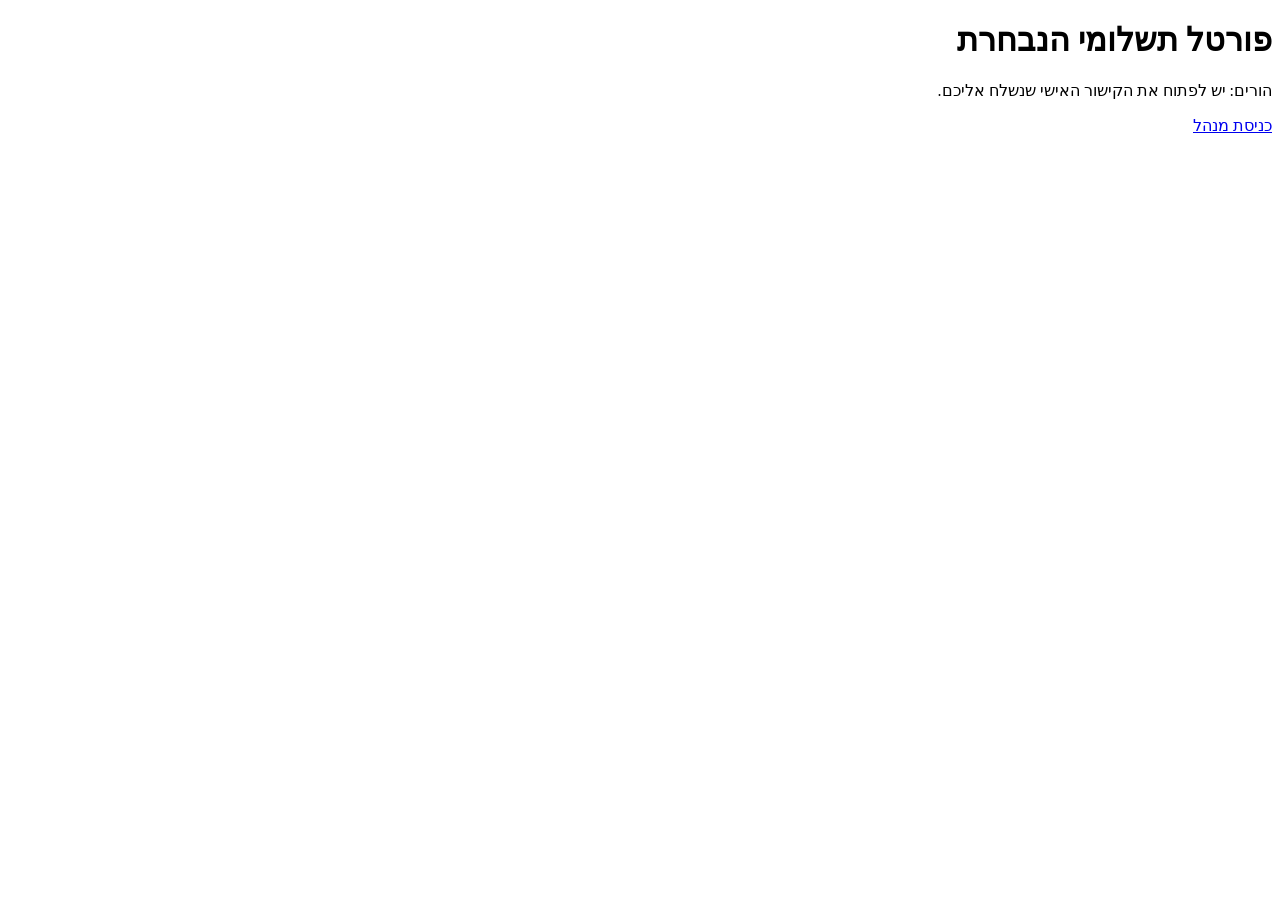
<file: index.html>
<!doctype html><html lang="he" dir="rtl"><meta charset="utf-8"><meta name="viewport" content="width=device-width,initial-scale=1"><title>Ryoku-Do</title><h1>פורטל תשלומי הנבחרת</h1><p>הורים: יש לפתוח את הקישור האישי שנשלח אליכם.</p><a href="admin.html">כניסת מנהל</a></html>
</file>
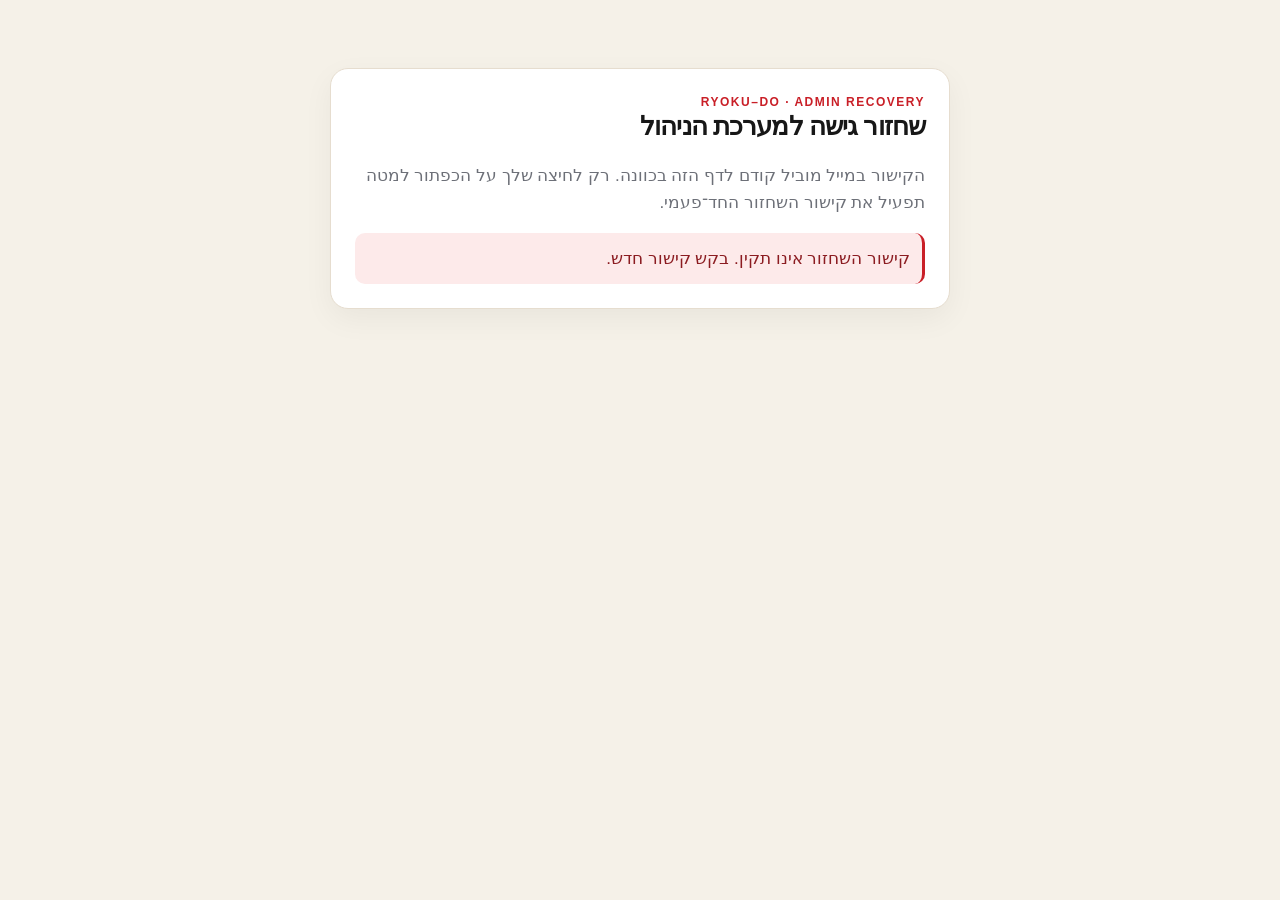
<file: recover.html>
<!doctype html>
<html lang="he" dir="rtl">
<head>
<meta charset="utf-8">
<meta name="viewport" content="width=device-width,initial-scale=1">
<meta name="robots" content="noindex,nofollow,noarchive"><meta http-equiv="Content-Security-Policy" content="default-src 'self'; script-src 'self' https://cdn.jsdelivr.net; style-src 'self' 'unsafe-inline' https://fonts.googleapis.com; font-src 'self' https://fonts.gstatic.com; img-src 'self' data: https://www.ryokudoacademy.com; connect-src 'self' https://zwgpvwxdofjidshsiaek.supabase.co; object-src 'none'; base-uri 'self'; form-action 'self'; upgrade-insecure-requests">
<title>Ryoku-Do | שחזור סיסמה</title>
<link rel="stylesheet" href="theme.css?v=20260929-recover">
<style>
body{background:#f5f1e8;color:#171717;font-family:Arial,sans-serif;margin:0}
main{max-width:620px;margin:0 auto;padding:48px 16px}
.card{background:#fff;border:1px solid #e6ddcf;border-radius:18px;padding:24px;box-shadow:0 10px 30px #0000000d}
h1{margin-top:0}.muted{color:#6d7078;line-height:1.6}
.btn{display:inline-block;border:0;border-radius:10px;padding:12px 18px;font-weight:700;text-decoration:none;cursor:pointer}
.gold{background:#c4a15f;color:#171717}.err{background:#fdeaea;color:#8b1c21;padding:12px;border-radius:10px}
</style>
</head>
<body>
<main>
  <section class="card">
    <div class="section-kicker">RYOKU–DO · ADMIN RECOVERY</div>
    <h1>שחזור גישה למערכת הניהול</h1>
    <p class="muted">הקישור במייל מוביל קודם לדף הזה בכוונה. רק לחיצה שלך על הכפתור למטה תפעיל את קישור השחזור החד־פעמי.</p>
    <div id="state"></div>
  </section>
</main>
<script src="recover.js?v=20261005-1"></script>
</body>
</html>
</file>
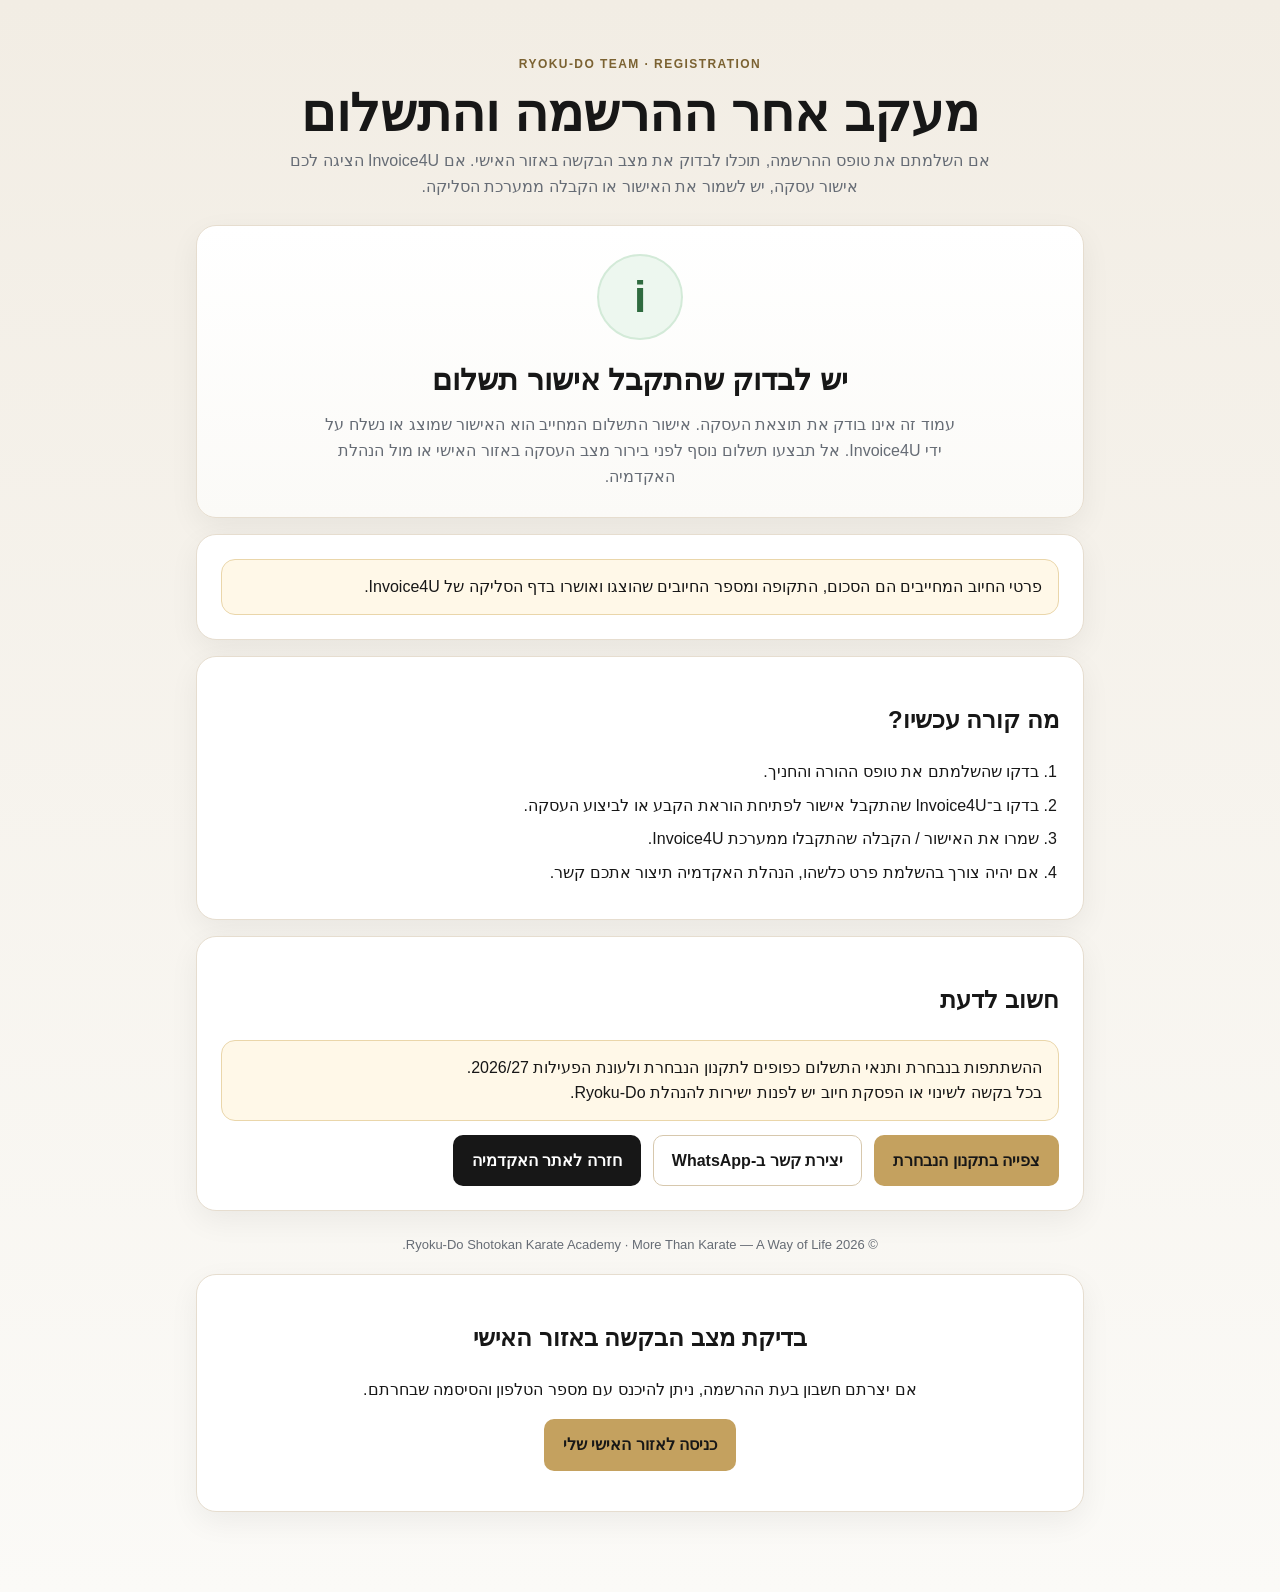
<file: thank-you.html>
<!doctype html>
<html lang="he" dir="rtl">
<head><meta http-equiv="Content-Security-Policy" content="default-src 'self'; script-src 'none'; style-src 'self' 'unsafe-inline' https://fonts.googleapis.com; font-src 'self' https://fonts.gstatic.com; img-src 'self' data: https://www.ryokudoacademy.com; connect-src 'self' https://zwgpvwxdofjidshsiaek.supabase.co; object-src 'none'; base-uri 'self'; form-action 'self'; upgrade-insecure-requests">
  <meta charset="utf-8">
  <meta name="referrer" content="no-referrer">
  <meta name="viewport" content="width=device-width, initial-scale=1">
  <meta name="robots" content="noindex,nofollow,noarchive">
  <title>Ryoku-Do | מעקב אחר ההרשמה והתשלום</title>
  <style>
    :root{--paper:#fff;--ink:#171717;--muted:#666c75;--line:#e6ddcf;--gold:#c4a15f;--soft:#fbfaf7;--green:#2f6b3f}
    *{box-sizing:border-box}
    body{margin:0;font-family:Arial,sans-serif;background:linear-gradient(180deg,#f2ede4,#fbfaf7);color:var(--ink);line-height:1.6}
    .wrap{max-width:920px;margin:0 auto;padding:32px 16px 64px}
    .header{text-align:center;padding:18px 0 10px}
    .kicker{display:inline-block;color:#7b6232;font-weight:700;letter-spacing:.12em;font-size:12px}
    h1{font-size:clamp(32px,5vw,52px);line-height:1.05;margin:10px 0 8px}
    .sub{max-width:720px;margin:0 auto;color:var(--muted)}
    .card{background:var(--paper);border:1px solid var(--line);border-radius:20px;padding:24px;margin:16px 0;box-shadow:0 10px 30px rgba(0,0,0,.06)}
    .hero{text-align:center;padding:28px 24px;background:linear-gradient(180deg,#fff,#fbfaf7)}
    .check{width:86px;height:86px;margin:0 auto 16px;border-radius:50%;background:#edf7ef;border:2px solid #d3ead8;display:flex;align-items:center;justify-content:center;color:var(--green);font-size:44px;font-weight:800}
    .hero h2{font-size:30px;margin:0 0 8px}.hero p{margin:0 auto;max-width:650px;color:var(--muted)}
    .grid{display:grid;grid-template-columns:repeat(3,1fr);gap:12px}
    .box{background:var(--soft);border:1px solid #eee5d8;border-radius:14px;padding:16px}
    .box span{display:block;color:var(--muted);font-size:13px;margin-bottom:5px}.box b{font-size:18px}
    .steps{padding-right:20px;margin:10px 0}.steps li{margin:8px 0}
    .notice{background:#fff8e8;border:1px solid #ead6aa;border-radius:14px;padding:14px 16px}
    .actions{display:flex;gap:12px;flex-wrap:wrap;margin-top:14px}
    .btn{display:inline-block;padding:12px 18px;border-radius:10px;text-decoration:none;font-weight:700;border:1px solid transparent}
    .gold{background:var(--gold);color:#171717}.dark{background:#171717;color:#fff}.outline{border-color:#d7c8ad;color:#171717;background:#fff}
    footer{text-align:center;color:var(--muted);font-size:13px;padding-top:8px}
    @media(max-width:760px){.grid{grid-template-columns:1fr}.card{padding:18px}}
  </style>
</head>
<body>
  <main class="wrap">
    <section class="header">
      <div class="kicker">RYOKU-DO TEAM · REGISTRATION</div>
      <h1>מעקב אחר ההרשמה והתשלום</h1>
      <p class="sub">אם השלמתם את טופס ההרשמה, תוכלו לבדוק את מצב הבקשה באזור האישי. אם Invoice4U הציגה לכם אישור עסקה, יש לשמור את האישור או הקבלה ממערכת הסליקה.</p>
    </section>
    <section class="card hero">
      <div class="check" aria-hidden="true">i</div>
      <h2>יש לבדוק שהתקבל אישור תשלום</h2>
      <p>עמוד זה אינו בודק את תוצאת העסקה. אישור התשלום המחייב הוא האישור שמוצג או נשלח על ידי Invoice4U. אל תבצעו תשלום נוסף לפני בירור מצב העסקה באזור האישי או מול הנהלת האקדמיה.</p>
    </section>
    <section class="card">
      <div class="notice">פרטי החיוב המחייבים הם הסכום, התקופה ומספר החיובים שהוצגו ואושרו בדף הסליקה של Invoice4U.</div>
    </section>
    <section class="card">
      <h2>מה קורה עכשיו?</h2>
      <ol class="steps">
        <li>בדקו שהשלמתם את טופס ההורה והחניך.</li>
        <li>בדקו ב־Invoice4U שהתקבל אישור לפתיחת הוראת הקבע או לביצוע העסקה.</li>
        <li>שמרו את האישור / הקבלה שהתקבלו ממערכת Invoice4U.</li>
        <li>אם יהיה צורך בהשלמת פרט כלשהו, הנהלת האקדמיה תיצור אתכם קשר.</li>
      </ol>
    </section>
    <section class="card">
      <h2>חשוב לדעת</h2>
      <div class="notice">ההשתתפות בנבחרת ותנאי התשלום כפופים לתקנון הנבחרת ולעונת הפעילות 2026/27.<br>בכל בקשה לשינוי או הפסקת חיוב יש לפנות ישירות להנהלת Ryoku‑Do.</div>
      <div class="actions">
        <a class="btn gold" href="https://raphysitruk-eng.github.io/ryoku-do-team-payments/terms.html" target="_blank" rel="noopener">צפייה בתקנון הנבחרת</a>
        <a class="btn outline" href="https://wa.me/972547501888?text=%D7%A9%D7%9C%D7%95%D7%9D%2C%20%D7%90%D7%A9%D7%9E%D7%97%20%D7%9C%D7%A2%D7%96%D7%A8%D7%94%20%D7%91%D7%A0%D7%95%D7%A9%D7%90%20%D7%A8%D7%99%D7%A9%D7%95%D7%9D%20%D7%9C%D7%A0%D7%91%D7%97%D7%A8%D7%AA">יצירת קשר ב‑WhatsApp</a>
        <a class="btn dark" href="https://www.ryokudoacademy.com/">חזרה לאתר האקדמיה</a>
      </div>
    </section>
    <footer>© 2026 Ryoku‑Do Shotokan Karate Academy · More Than Karate — A Way of Life.</footer>
  <section class="card" style="text-align:center;margin-top:18px"><h2>בדיקת מצב הבקשה באזור האישי</h2><p class="muted">אם יצרתם חשבון בעת ההרשמה, ניתן להיכנס עם מספר הטלפון והסיסמה שבחרתם.</p><p><a class="btn gold" href="portal.html">כניסה לאזור האישי שלי</a></p></section></main>
</body>
</html>
</file>
<file: theme.css>
:root{font-family:Assistant,Arial,sans-serif;--bg:#f4f1eb;--ink:#111315;--line:#d8d1c7;--muted:#69655f;--red:#c91f27;--gold:#c91f27}
html{scroll-behavior:smooth;scroll-padding-top:24px}body{background:var(--bg);font-family:Assistant,Arial,sans-serif;font-size:17px;line-height:1.6;color:var(--ink)}h1,h2,h3{line-height:1.12;letter-spacing:-.035em;font-weight:800}a{color:inherit}button,input,select,textarea{font:inherit}button,a,input{touch-action:manipulation}button:focus-visible,a:focus-visible,input:focus,select:focus,textarea:focus{outline:3px solid #c91f27;outline-offset:3px}main{max-width:1180px;padding:0 28px 72px}::selection{background:#c91f27;color:white}
.site-header{display:flex;align-items:center;justify-content:space-between;gap:24px;background:#111315;color:white;padding:20px max(28px,calc((100vw - 1124px)/2));border-top:5px solid var(--red);border-bottom:1px solid #ffffff22}.academy-brand{display:flex;align-items:center;gap:13px;text-decoration:none;flex-shrink:0}.academy-brand img{width:65px;height:65px;object-fit:contain}.academy-brand b{font-family:'Barlow Condensed',sans-serif;letter-spacing:1px;font-size:28px;display:block;line-height:1}.academy-brand small{display:block;font-size:12px;color:#c6c7c8;margin-top:7px}.portal-label{font-weight:700;font-size:16px}.portal-label span{display:block;font-size:12px;color:#aaa;font-weight:400}.back-link{color:#ddd;font-size:14px;text-decoration:none;border-bottom:1px solid #555;padding:8px 0}.back-link span{margin-right:14px}.section-kicker{display:block;color:var(--red);font-size:12px;font-weight:800;letter-spacing:1.5px}
.team-hero{background:#111315;color:#fff;display:grid;grid-template-columns:1.05fr 1fr;min-height:530px;margin:0 -28px;overflow:hidden}.hero-copy{padding:54px 40px 48px;position:relative}.hero-copy:before{content:'';width:4px;height:74px;background:var(--red);position:absolute;right:0;top:105px}.hero-copy .section-kicker{color:#efb7ba;direction:ltr;text-align:right;font-family:'Barlow Condensed',sans-serif;font-size:14px;letter-spacing:2px}.hero-copy h1{font-size:clamp(44px,5.4vw,74px);margin:22px 0;line-height:1.03}.hero-copy h1 em{font-style:normal;color:#fff;border-bottom:4px solid var(--red);padding-bottom:3px}.hero-copy p{color:#c6c7c8;max-width:450px;line-height:1.7;font-size:17px;margin:15px 0}.hero-copy .hero-lead{color:white;font-size:22px;font-weight:700;margin-top:26px}.hero-cta{display:flex;align-items:center;justify-content:space-between;gap:22px;width:fit-content;background:var(--red);padding:14px 22px;margin-top:28px;text-decoration:none;font-weight:800;font-size:17px;border-radius:6px;transition:background .2s}.hero-cta:hover,.gold:hover{background:#a9161d}.hero-note{display:block;color:#aaa;font-size:12px;margin-top:12px}.hero-photo{margin:0;position:relative;min-width:0}.hero-photo img{width:100%;height:100%;position:absolute;inset:0;object-fit:cover;object-position:45% center;filter:saturate(.65)}.hero-photo:after{content:'';position:absolute;inset:0;background:linear-gradient(0deg,#111315ed,transparent 65%),linear-gradient(270deg,#11131540,transparent)}.hero-photo figcaption{position:absolute;bottom:34px;right:32px;left:24px;z-index:1;border-right:3px solid var(--red);padding-right:16px}.hero-photo figcaption b{display:block;font-size:27px;font-weight:800;line-height:1.2}.hero-photo figcaption span{display:block;color:#ccc;font-size:14px;margin-top:6px}
.team-values{display:grid;grid-template-columns:repeat(3,1fr);border-bottom:1px solid var(--line);padding:36px 0 38px;gap:32px}.team-values article+article{border-right:1px solid var(--line);padding-right:28px}.team-values article>span{font-size:12px;font-weight:800;color:var(--red)}.team-values h2{font-size:24px;margin:12px 0}.team-values p{font-size:16px;color:var(--muted);margin:0;line-height:1.7}.registration-heading{display:flex;gap:45px;align-items:end;justify-content:space-between;padding:52px 0 28px;scroll-margin-top:30px}.registration-heading h2{font-size:38px;margin:12px 0 0}.registration-heading p{max-width:380px;color:var(--muted);margin:0;font-size:17px}.journey{list-style:none;padding:0;margin:0 0 26px;display:flex;gap:0;border:1px solid var(--line);border-radius:10px;overflow:hidden}.journey li{flex:1;display:flex;gap:12px;align-items:center;padding:15px 20px;font-size:15px;font-weight:700;background:#ede8df}.journey li+li{border-right:1px solid var(--line)}.journey b{font:700 23px 'Barlow Condensed',sans-serif;color:var(--red)}
.card{border-radius:14px;border:1px solid var(--line);box-shadow:0 10px 30px #2c231809;padding:28px;margin:20px 0;background:white}.card h2{font-size:27px;margin:0 0 12px}.step{gap:14px;border-bottom:1px solid #e9e4dc;padding-bottom:16px;margin-bottom:20px}.step h2{margin:0}.step i{border-radius:5px;background:#111315;color:white;width:34px;height:34px;font:700 20px 'Barlow Condensed',sans-serif;flex-shrink:0}label{font-size:16px;margin-bottom:7px}input,select,textarea{border-color:#d5cfc5;border-radius:8px;padding:12px;min-height:48px;background:#fff;color:#111315}input:disabled{background:#f5f2ed;color:#69655f}.grid,.grid3{gap:18px}.check label{padding:8px 0;margin:0;font-size:16px}.check input{min-height:0;width:18px;height:18px;flex-shrink:0;accent-color:var(--red);margin-top:5px}.check{margin-top:12px}.btn{min-height:46px;border-radius:8px;padding:12px 20px;font-weight:800}.gold{background:var(--red);color:#fff}.primary{background:#111315;color:white}.soft{background:#eee9e1;color:#222}.danger{background:#fbe8e9;color:#94151c}.info{background:#f4f1eb;color:#36312b;border-right:3px solid var(--red)}details{background:#f8f6f2;border-color:#e2dcd2;border-radius:8px}summary{line-height:1.5}.summary>div{background:#f5f2ed;border:0;border-radius:6px;padding:16px}.summary span{font-size:13px}.price{font-family:'Barlow Condensed',Assistant,sans-serif;font-size:48px;line-height:1.2;color:#111315}#summary{border-top:4px solid var(--red)}#studentTitle{font-size:34px;margin:7px 0}.parent-page #verify{max-width:100%;border-right:4px solid #111315}.parent-page #verifyPhone{max-width:400px}.parent-page #verifyBtn{margin-top:8px}.parent-page form>.card:last-child{border-top:4px solid var(--red)}.parent-page form>.card:last-child button{min-width:280px}.err{border-right:3px solid var(--red)}#msg:empty{display:none}
.admin-heading{padding:44px 0 24px;align-items:end}.admin-heading h1{font-size:46px;margin:14px 0}.admin-heading .muted{font-size:18px}.admin-page #login{max-width:760px;margin:12px auto 70px;border-top:4px solid var(--red);padding:36px}.admin-page #login h2{font-size:34px;margin-top:16px}.admin-page #login .grid{align-items:start}.admin-page #sendOtp{margin-top:14px}.stats{gap:16px}.stat{border-radius:12px;border-color:var(--line);padding:18px 22px;border-top:3px solid #111315}.stat strong{font:700 38px 'Barlow Condensed',Assistant,sans-serif;line-height:1.35;margin-top:6px}.stat:first-child{border-top-color:var(--red)}th{color:#69655f;background:#f4f1eb;font-size:13px;font-weight:800}td{padding:16px 10px}table .btn{min-height:38px;font-size:13px;padding:7px 11px}.modal .card{padding:28px;border-top:4px solid var(--red)}.modal{background:#111315c9;backdrop-filter:blur(4px)}.site-footer{background:#111315;color:#bbb;padding:38px 28px;text-align:center;border-top:4px solid var(--red);font-size:14px}.site-footer strong{font:800 28px 'Barlow Condensed',sans-serif;letter-spacing:1px;color:white}.site-footer span{display:block;font-size:12px;margin-top:6px}.site-footer p{margin:14px 0}.site-footer nav{display:flex;gap:22px;justify-content:center;flex-wrap:wrap}.site-footer a{color:#ddd;text-decoration:none}.site-footer a:hover{text-decoration:underline}
@media(max-width:760px){main{padding:0 18px 42px}.site-header{padding:14px 18px;gap:12px}.academy-brand img{width:48px;height:48px}.academy-brand b{font-size:23px}.academy-brand small{font-size:10px}.portal-label{display:none}.back-link{font-size:12px}.team-hero{margin:0 -18px;grid-template-columns:1fr}.hero-copy{padding:36px 24px 32px}.hero-copy h1{font-size:52px}.hero-copy p{font-size:16px}.hero-copy .hero-lead{font-size:20px}.hero-photo{height:240px;min-height:0}.hero-photo img{object-position:center 40%}.hero-photo figcaption{bottom:20px;right:24px}.hero-photo figcaption b{font-size:23px}.hero-cta{width:100%;font-size:16px}.team-values{grid-template-columns:1fr;gap:20px;padding:28px 0}.team-values article+article{border-right:0;border-top:1px solid var(--line);padding:20px 0 0}.team-values h2{font-size:24px;margin:7px 0}.registration-heading{display:block;padding-top:32px}.registration-heading h2{font-size:32px}.registration-heading p{margin-top:18px}.journey li{padding:12px 8px;gap:6px;flex-direction:column;font-size:12px;text-align:center}.journey b{font-size:20px}.card{padding:20px;margin:16px 0}.card h2{font-size:23px}.summary{grid-template-columns:1fr 1fr;gap:8px}.summary>div{padding:12px}.summary b{font-size:15px}.price{font-size:42px}#studentTitle{font-size:28px}.grid,.grid3{gap:12px}.step{gap:10px}.parent-page form>.card:last-child button{min-width:0;width:100%}.parent-page #verifyBtn{width:100%;font-size:15px}.admin-heading{padding-top:30px}.admin-heading h1{font-size:35px}.admin-page #login{padding:22px;margin-bottom:35px}.admin-page #login .grid{grid-template-columns:1fr}.stats{grid-template-columns:1fr 1fr}.stat{padding:14px;font-size:14px}.stat strong{font-size:29px}.site-footer nav{gap:14px}.modal .card{padding:20px}}
@media(prefers-reduced-motion:reduce){html{scroll-behavior:auto}*{transition:none!important}}
</file>
